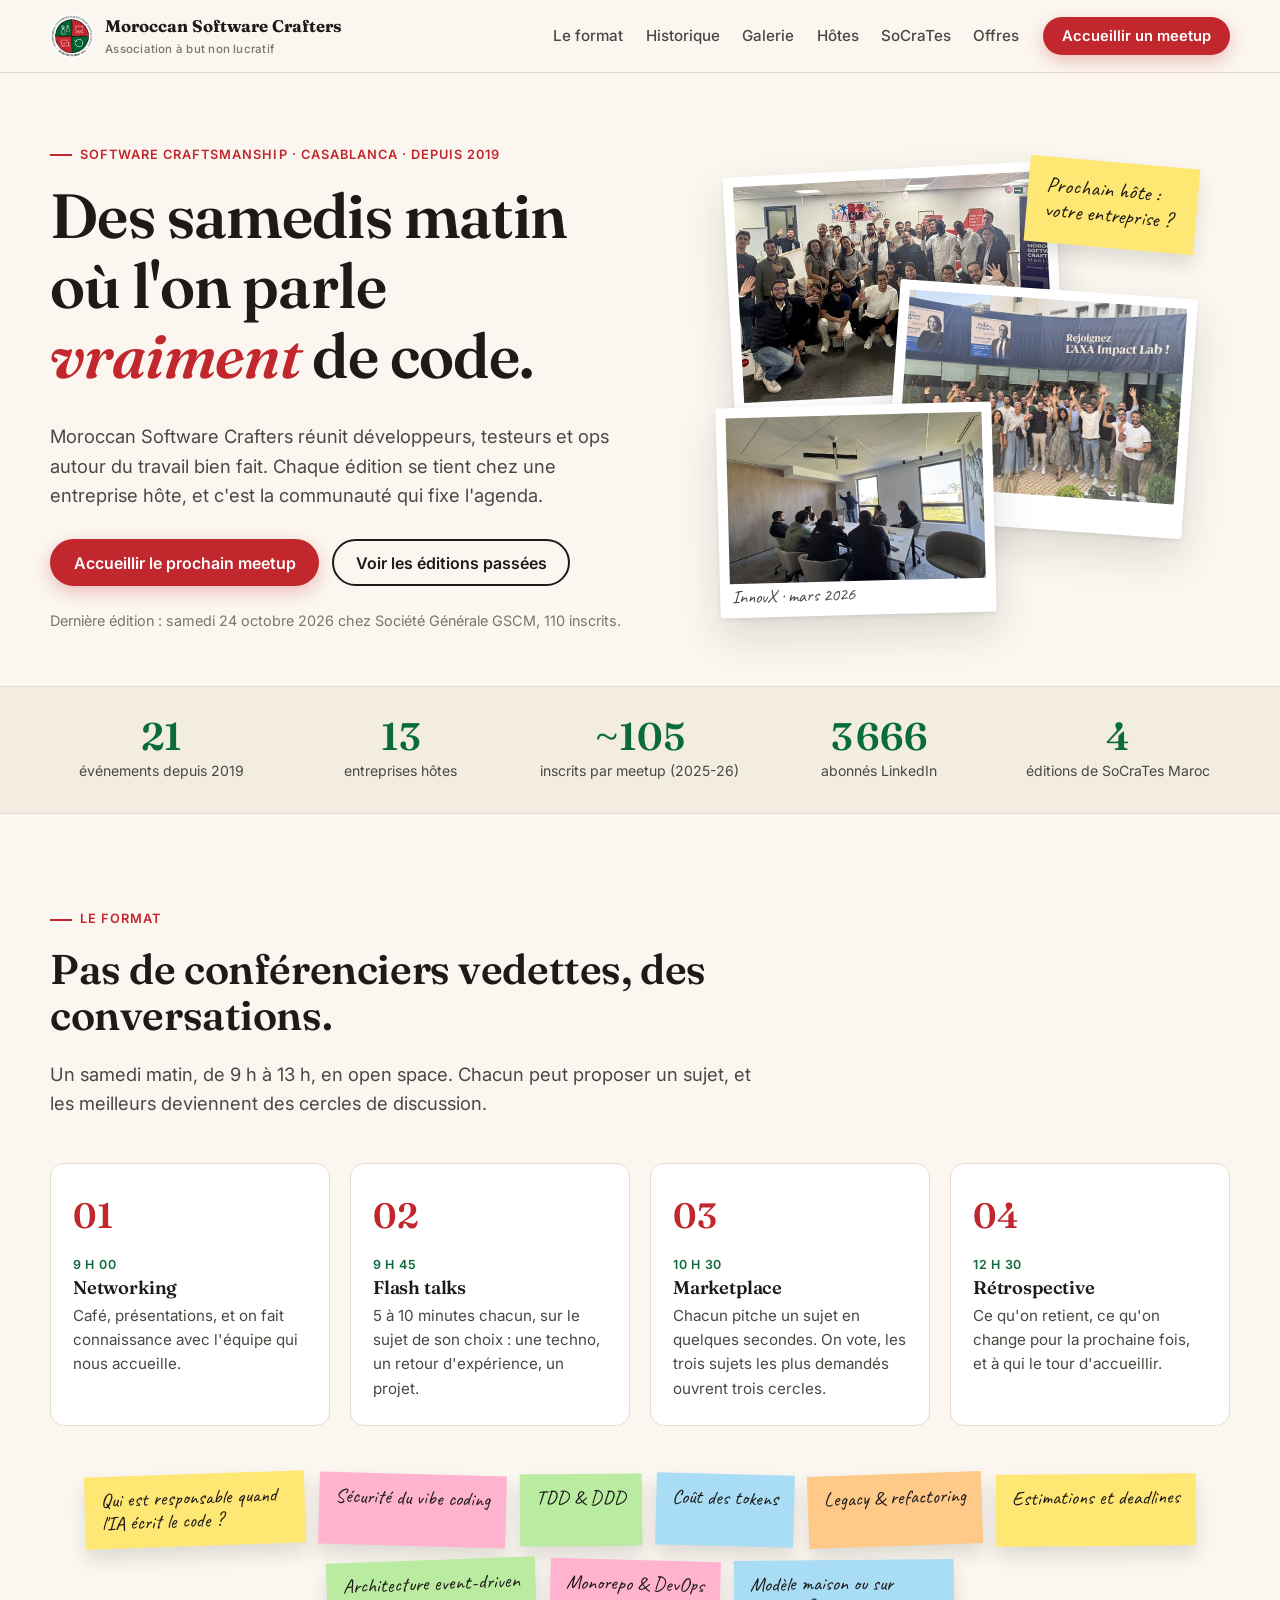
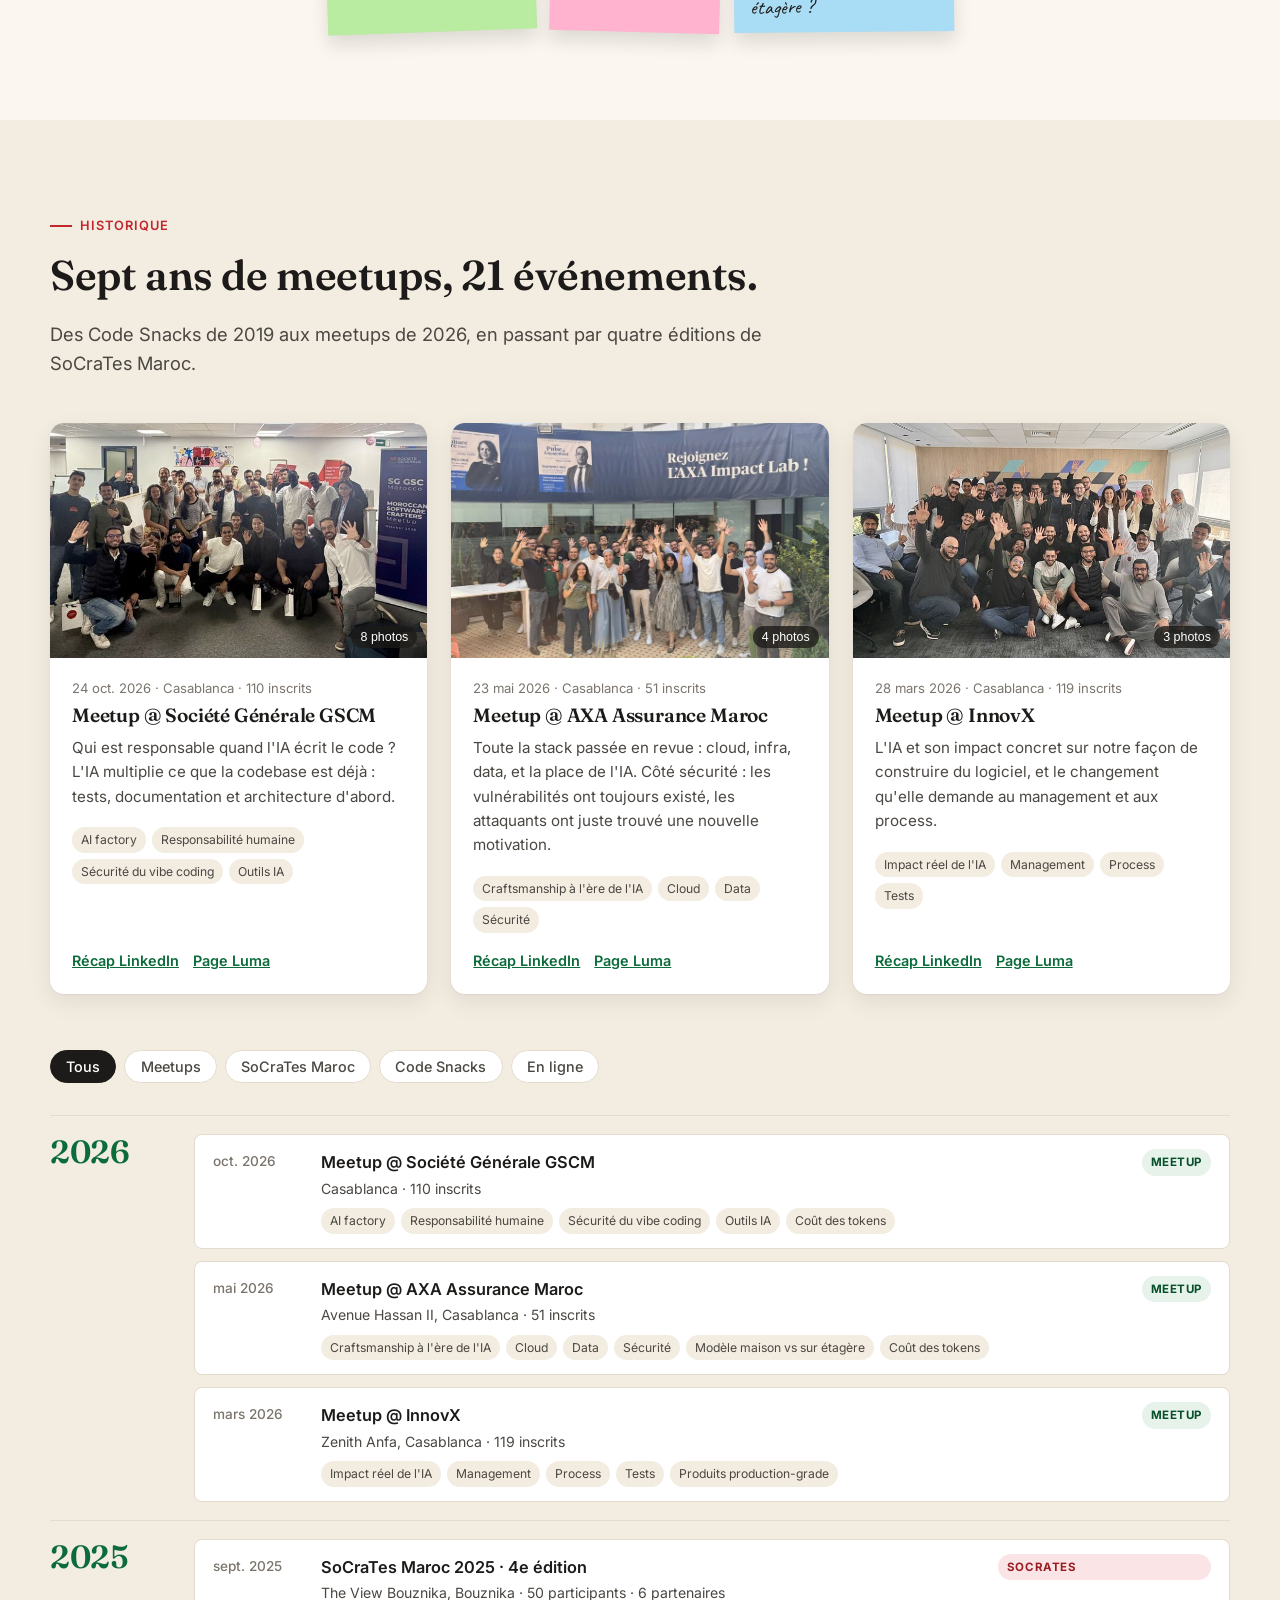
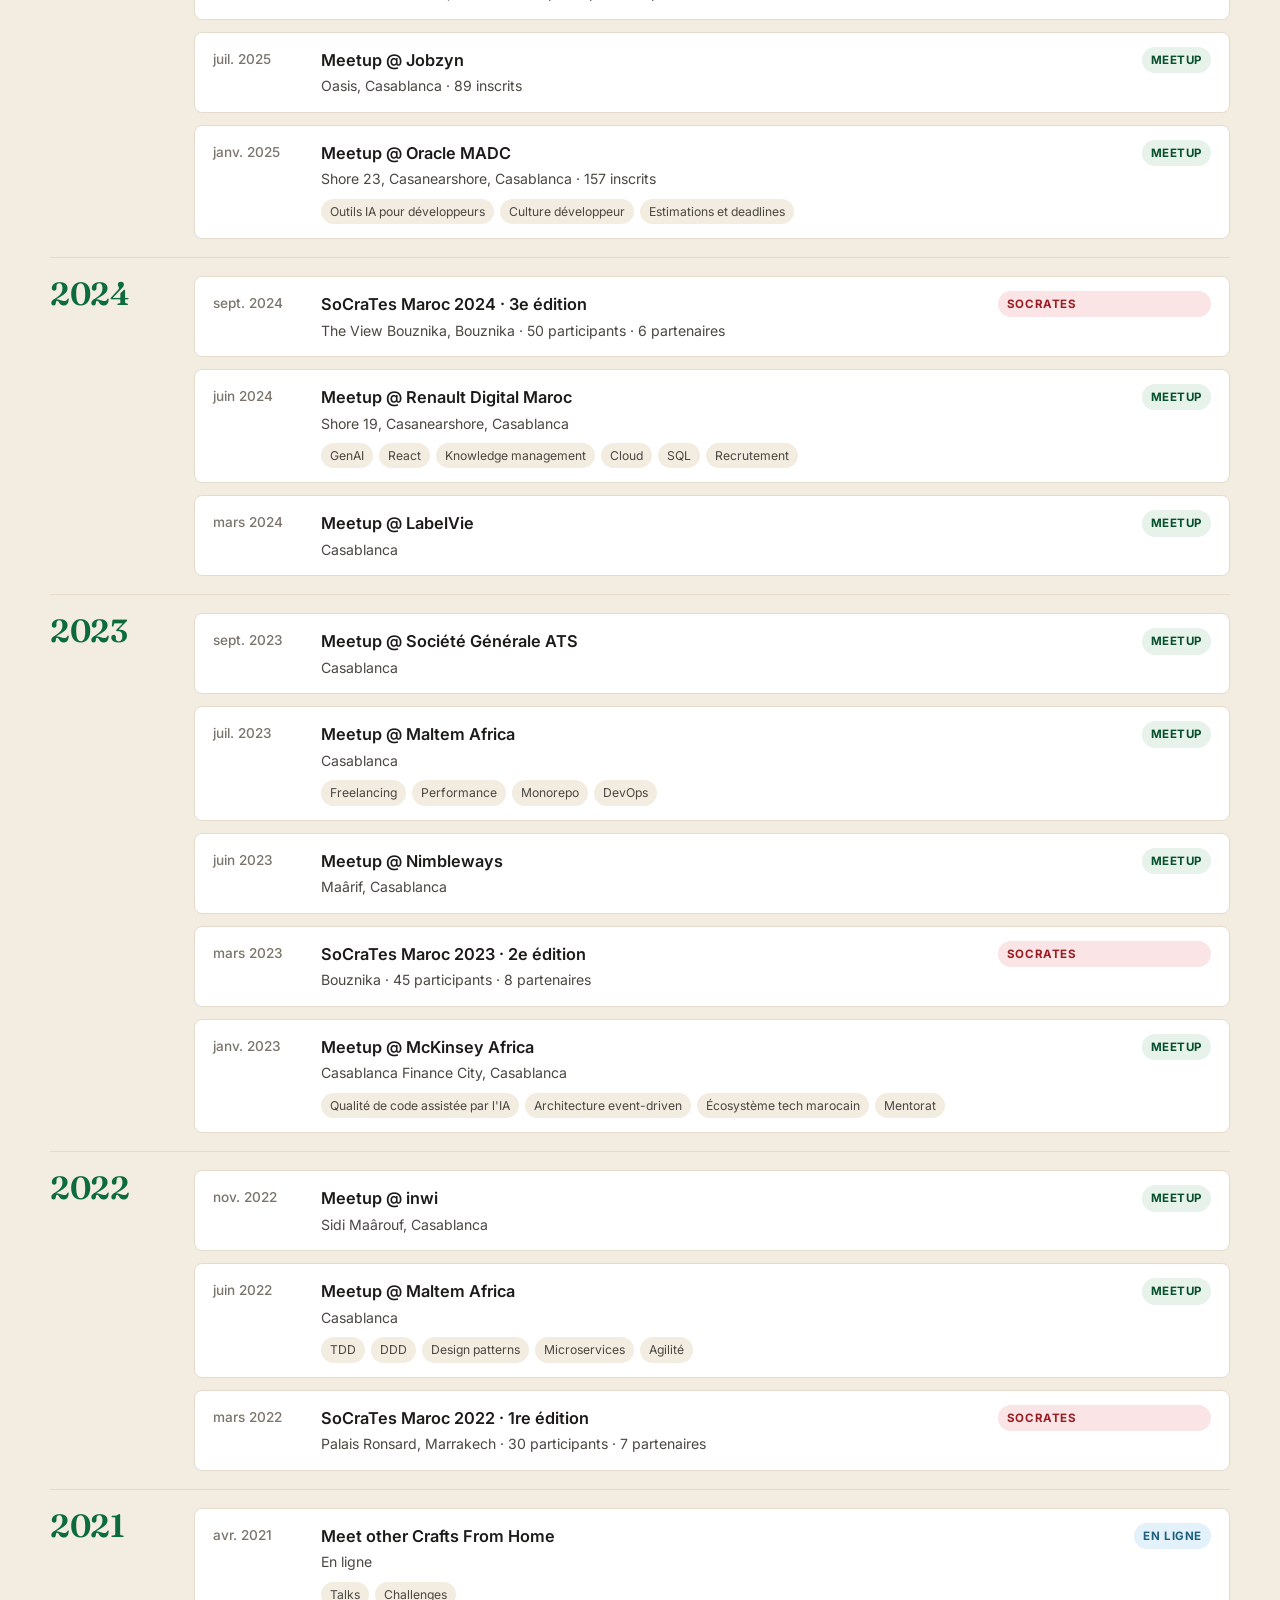
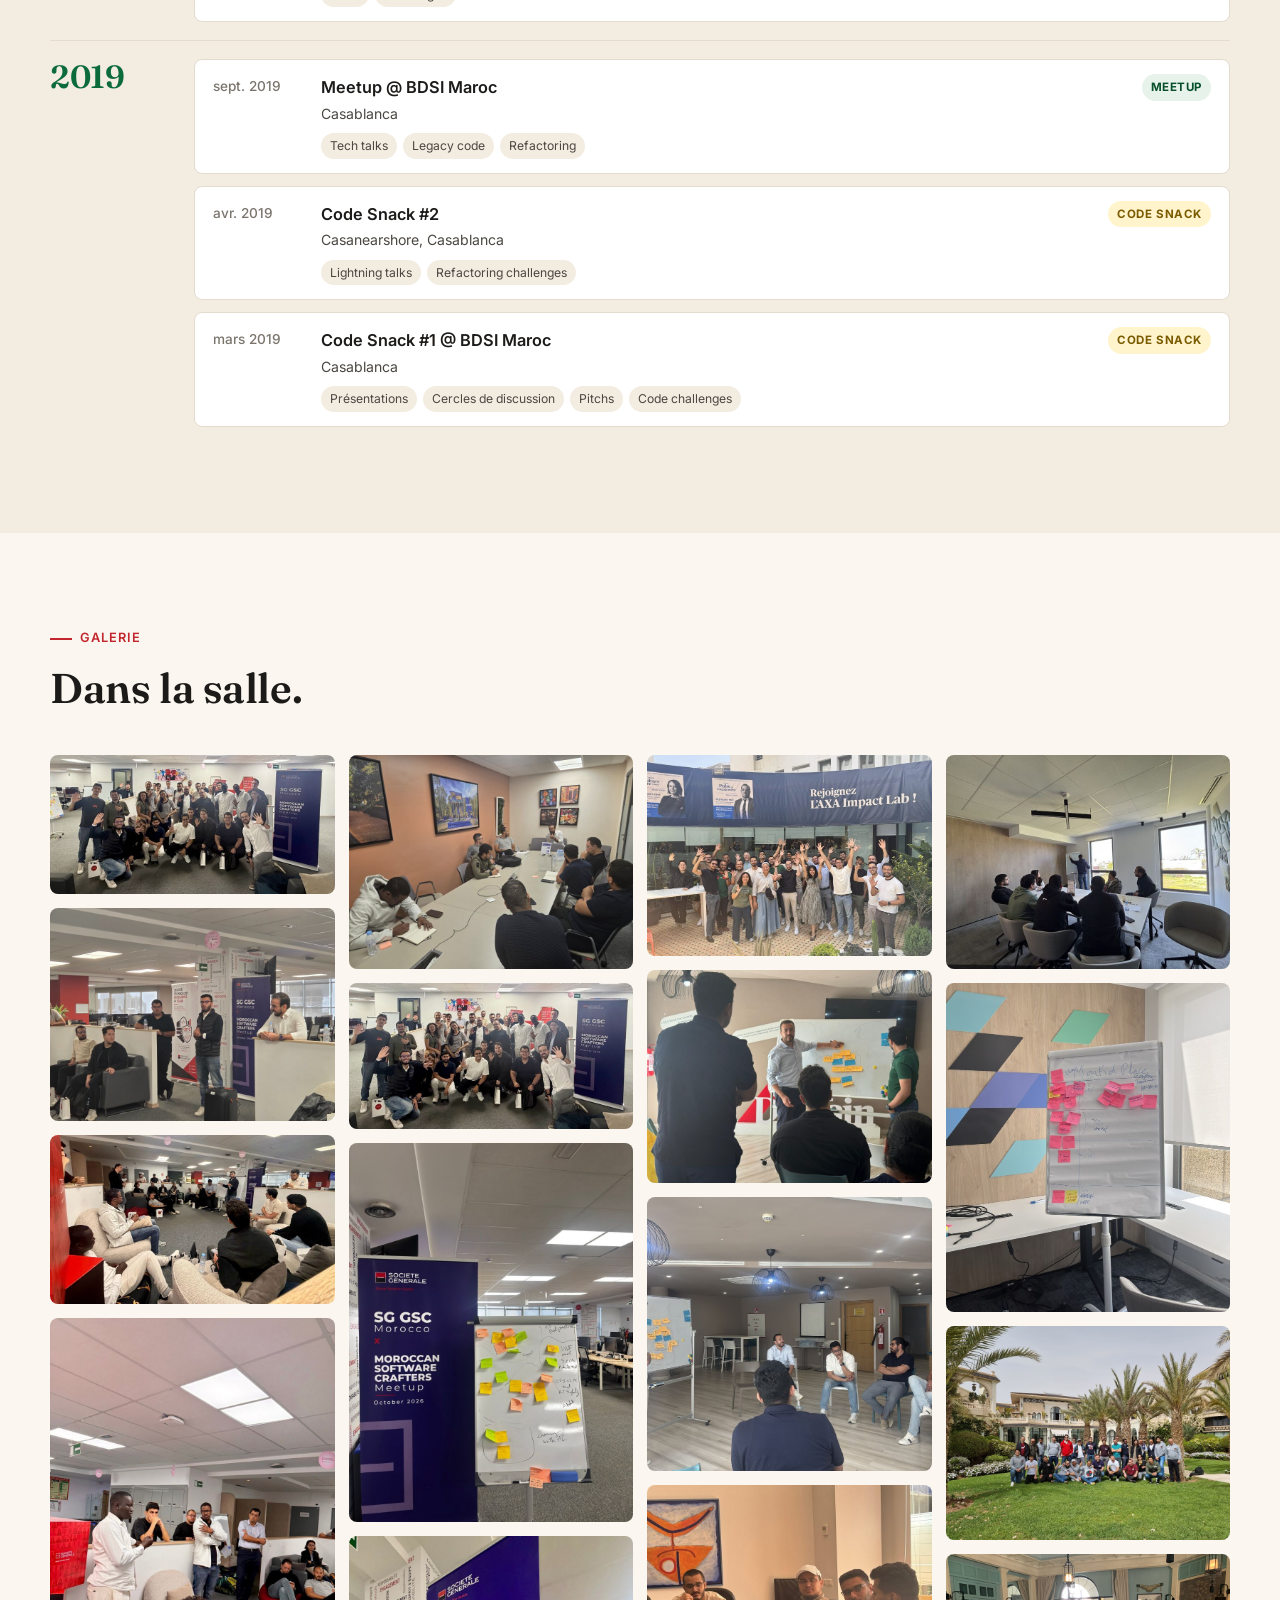
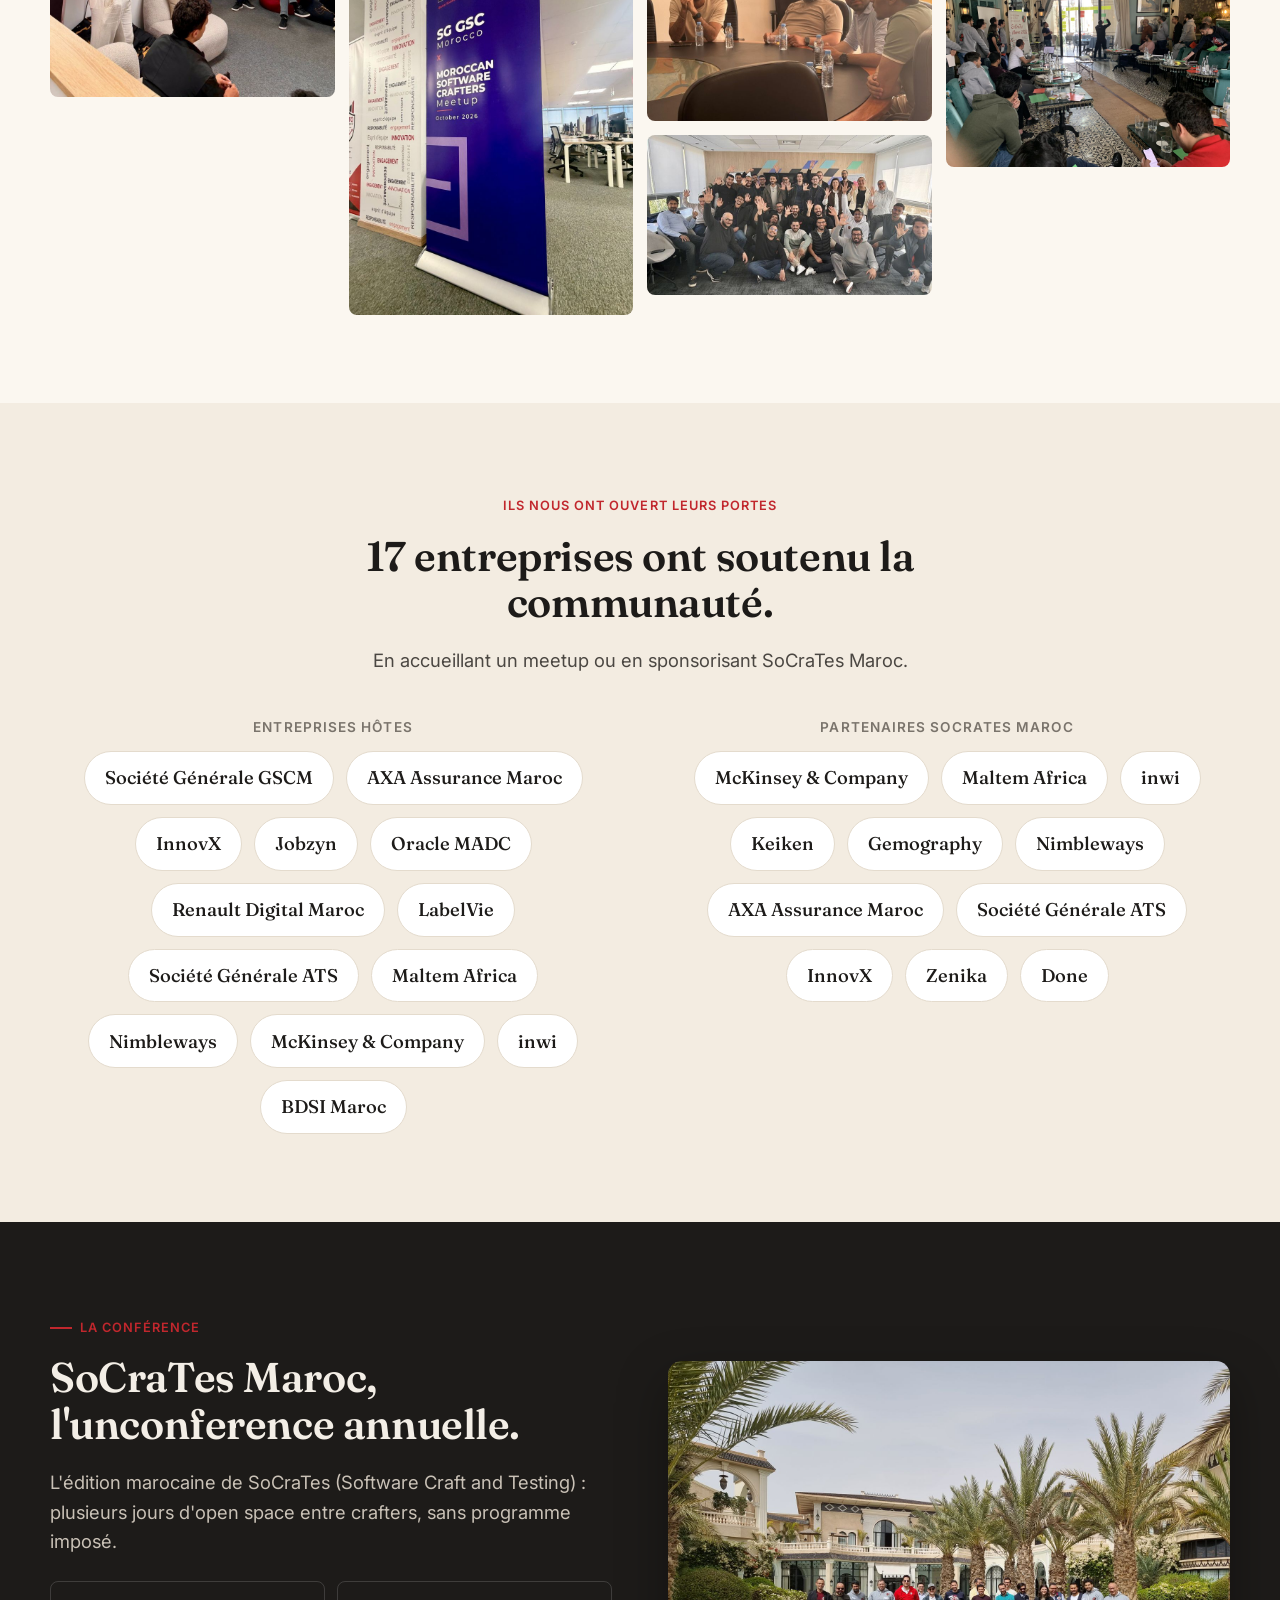
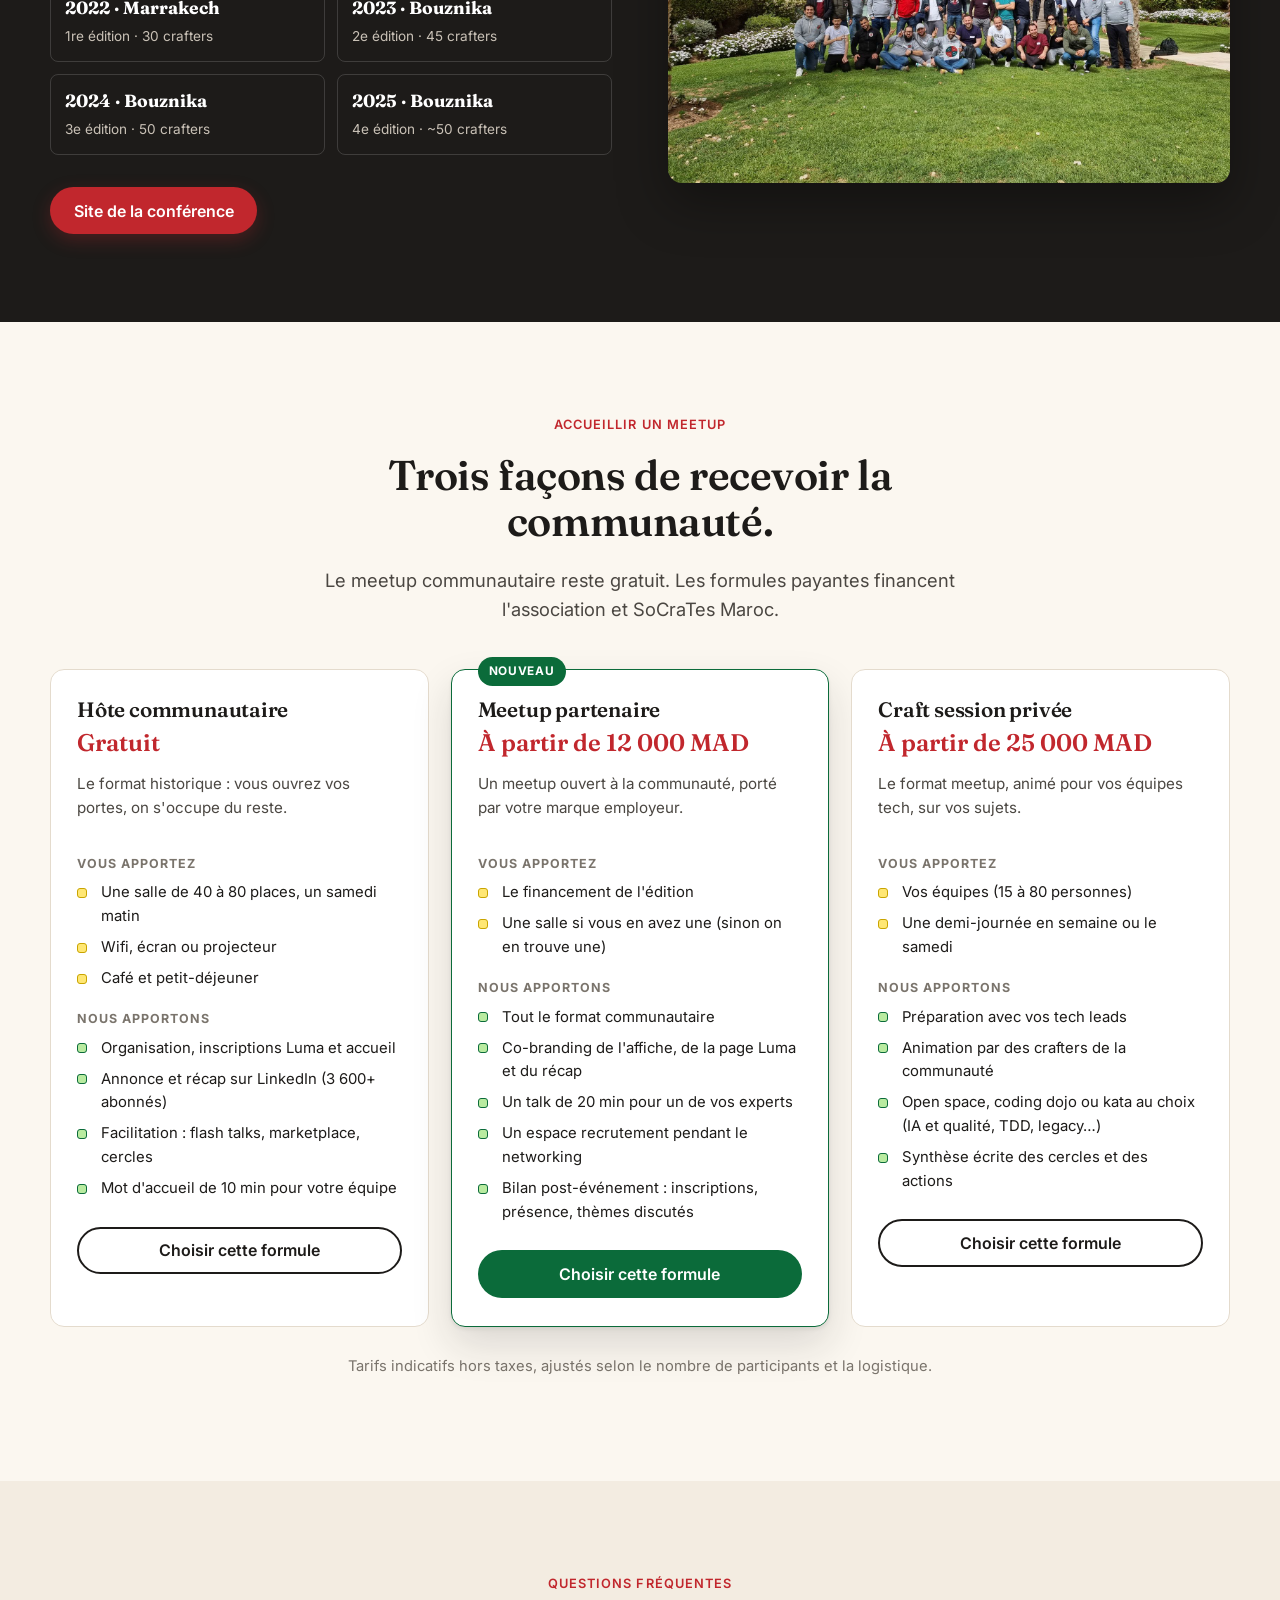
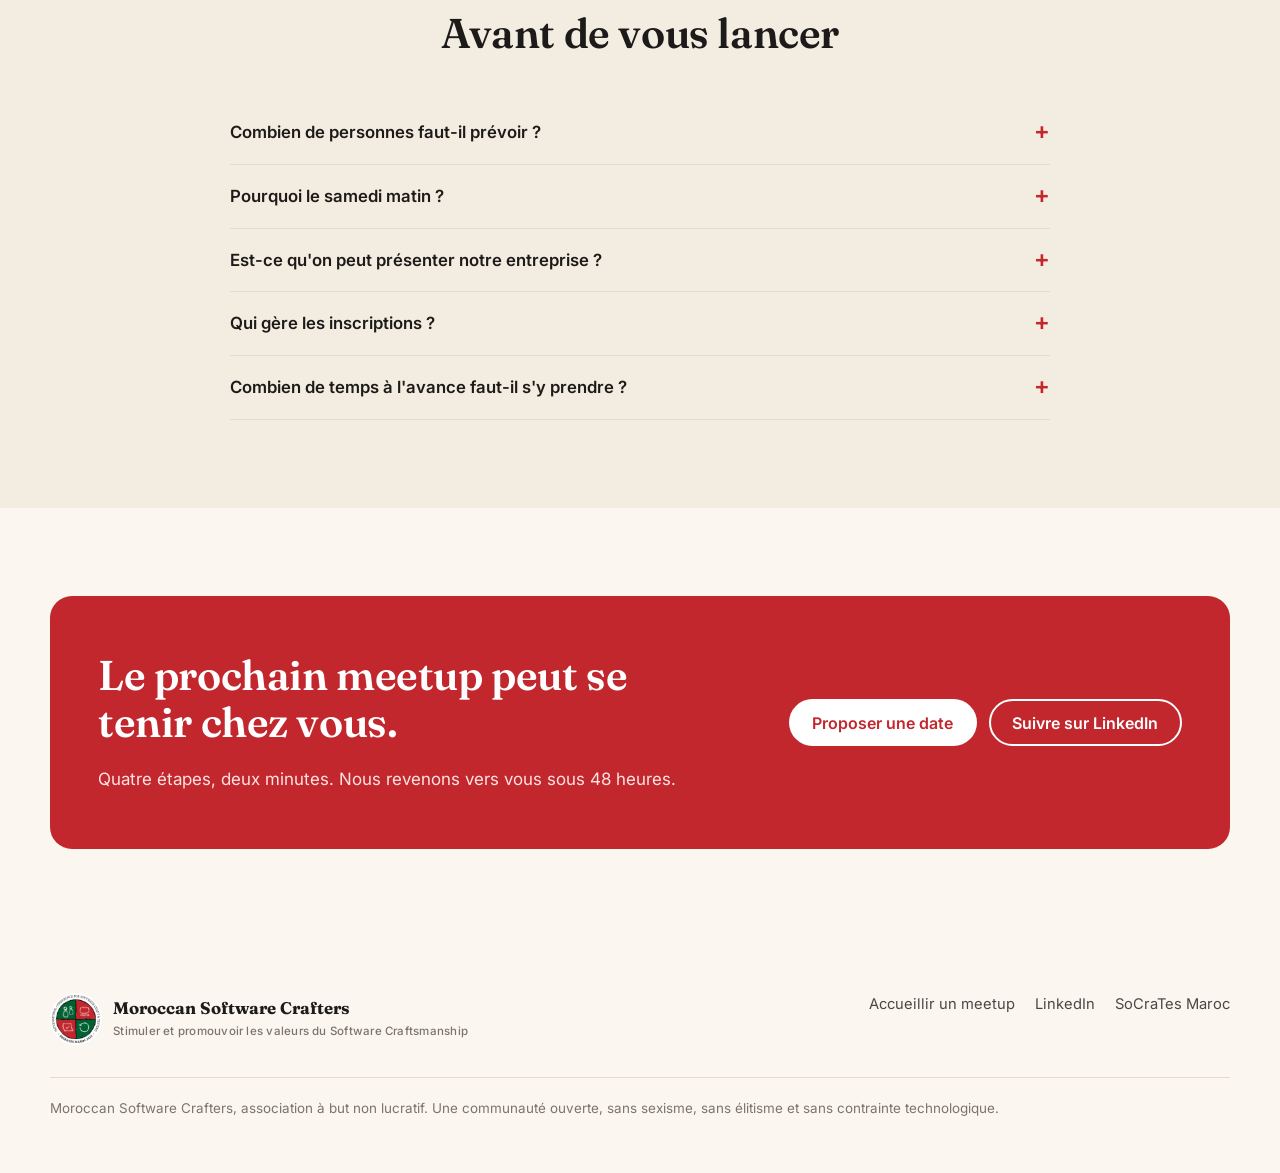
<file: index.html>
<!doctype html>
<html lang="fr">
<head>
  <meta charset="utf-8">
  <meta name="viewport" content="width=device-width, initial-scale=1">
  <title>Moroccan Software Crafters · Meetups Software Craftsmanship au Maroc</title>
  <meta name="description" content="Depuis 2019, Moroccan Software Crafters réunit développeurs, testeurs et ops un samedi matin chez une entreprise hôte à Casablanca. Découvrez les éditions passées et accueillez le prochain meetup.">
  <meta property="og:type" content="website">
  <meta property="og:title" content="Moroccan Software Crafters · Meetups Software Craftsmanship">
  <meta property="og:description" content="21 événements depuis 2019, 13 entreprises hôtes. Accueillez le prochain meetup.">
  <meta property="og:image" content="https://socrates-ma.github.io/meetups/assets/img/meetups/2026-10-sg-gscm-5.jpg">
  <meta property="og:url" content="https://socrates-ma.github.io/meetups/">
  <meta name="twitter:card" content="summary_large_image">
  <link rel="icon" type="image/png" href="assets/img/favicon.png">
  <link rel="apple-touch-icon" href="assets/img/apple-touch-icon.png">
  <link rel="preconnect" href="https://fonts.googleapis.com">
  <link rel="preconnect" href="https://fonts.gstatic.com" crossorigin>
  <link href="https://fonts.googleapis.com/css2?family=Caveat:wght@500;600&family=Fraunces:ital,opsz,wght@0,9..144,500;0,9..144,600;1,9..144,500&family=Inter:wght@400;500;600;700&display=swap" rel="stylesheet">
  <link rel="stylesheet" href="assets/css/style.css">
</head>
<body>
  <a class="skip-link" href="#main">Aller au contenu</a>

  <header class="site-header">
    <div class="wrap">
      <a class="brand" href="./">
        <img src="assets/img/logo.png" alt="" width="44" height="44">
        <span><strong>Moroccan Software Crafters</strong><small>Association à but non lucratif</small></span>
      </a>
      <button class="nav-toggle" aria-label="Ouvrir le menu" aria-expanded="false" aria-controls="nav"><span></span><span></span><span></span></button>
      <nav class="nav" id="nav" aria-label="Navigation principale">
        <a href="#format">Le format</a>
        <a href="#historique">Historique</a>
        <a href="#galerie">Galerie</a>
        <a href="#partenaires">Hôtes</a>
        <a href="#socrates">SoCraTes</a>
        <a href="#offres">Offres</a>
      </nav>
      <a class="btn btn-primary" href="accueillir.html">Accueillir un meetup</a>
    </div>
  </header>

  <main id="main">
    <section class="hero">
      <div class="wrap">
        <div>
          <p class="eyebrow">Software Craftsmanship · Casablanca · depuis 2019</p>
          <h1>Des samedis matin où l'on parle <em>vraiment</em> de code.</h1>
          <p class="lead">Moroccan Software Crafters réunit développeurs, testeurs et ops autour du travail bien fait. Chaque édition se tient chez une entreprise hôte, et c'est la communauté qui fixe l'agenda.</p>
          <div class="hero-ctas">
            <a class="btn btn-primary" href="accueillir.html">Accueillir le prochain meetup</a>
            <a class="btn btn-ghost" href="#historique">Voir les éditions passées</a>
          </div>
          <p class="hero-note">Dernière édition : samedi 24 octobre 2026 chez Société Générale GSCM, 110 inscrits.</p>
        </div>
        <div class="collage" aria-hidden="true">
          <figure class="polaroid p1"><img src="assets/img/meetups/2026-10-sg-gscm-5.jpg" alt=""><figcaption>SG GSCM · oct. 2026</figcaption></figure>
          <figure class="polaroid p2"><img src="assets/img/meetups/2026-05-axa-1.jpg" alt=""><figcaption>AXA · mai 2026</figcaption></figure>
          <figure class="polaroid p3"><img src="assets/img/meetups/2026-03-innovx-2.jpg" alt=""><figcaption>InnovX · mars 2026</figcaption></figure>
          <div class="postit">Prochain hôte : votre entreprise ?</div>
        </div>
      </div>
    </section>

    <section class="stats" aria-label="Chiffres clés">
      <div class="wrap">
        <ul id="stats"></ul>
      </div>
    </section>

    <section class="section" id="format">
      <div class="wrap">
        <div class="section-head">
          <p class="eyebrow">Le format</p>
          <h2>Pas de conférenciers vedettes, des conversations.</h2>
          <p class="lead">Un samedi matin, de 9 h à 13 h, en open space. Chacun peut proposer un sujet, et les meilleurs deviennent des cercles de discussion.</p>
        </div>
        <ol class="agenda agenda-wrap">
          <li><span class="time">9 h 00</span><h3>Networking</h3><p>Café, présentations, et on fait connaissance avec l'équipe qui nous accueille.</p></li>
          <li><span class="time">9 h 45</span><h3>Flash talks</h3><p>5 à 10 minutes chacun, sur le sujet de son choix : une techno, un retour d'expérience, un projet.</p></li>
          <li><span class="time">10 h 30</span><h3>Marketplace</h3><p>Chacun pitche un sujet en quelques secondes. On vote, les trois sujets les plus demandés ouvrent trois cercles.</p></li>
          <li><span class="time">12 h 30</span><h3>Rétrospective</h3><p>Ce qu'on retient, ce qu'on change pour la prochaine fois, et à qui le tour d'accueillir.</p></li>
        </ol>
        <div class="topic-wall" aria-label="Sujets discutés lors des dernières éditions">
          <div class="postit">Qui est responsable quand l'IA écrit le code ?</div>
          <div class="postit pink">Sécurité du vibe coding</div>
          <div class="postit green">TDD &amp; DDD</div>
          <div class="postit blue">Coût des tokens</div>
          <div class="postit orange">Legacy &amp; refactoring</div>
          <div class="postit">Estimations et deadlines</div>
          <div class="postit green">Architecture event-driven</div>
          <div class="postit pink">Monorepo &amp; DevOps</div>
          <div class="postit blue">Modèle maison ou sur étagère ?</div>
        </div>
      </div>
    </section>

    <section class="section alt" id="historique">
      <div class="wrap">
        <div class="section-head">
          <p class="eyebrow">Historique</p>
          <h2>Sept ans de meetups, 21 événements.</h2>
          <p class="lead">Des Code Snacks de 2019 aux meetups de 2026, en passant par quatre éditions de SoCraTes Maroc.</p>
        </div>
        <div class="featured" id="featured"></div>
        <div class="filters" role="group" aria-label="Filtrer les événements">
          <button class="chip" data-filter="all" aria-pressed="true">Tous</button>
          <button class="chip" data-filter="meetup" aria-pressed="false">Meetups</button>
          <button class="chip" data-filter="socrates" aria-pressed="false">SoCraTes Maroc</button>
          <button class="chip" data-filter="codesnack" aria-pressed="false">Code Snacks</button>
          <button class="chip" data-filter="online" aria-pressed="false">En ligne</button>
        </div>
        <div class="timeline" id="timeline"></div>
      </div>
    </section>

    <section class="section" id="galerie">
      <div class="wrap">
        <div class="section-head">
          <p class="eyebrow">Galerie</p>
          <h2>Dans la salle.</h2>
        </div>
        <div class="gallery" id="gallery"></div>
      </div>
    </section>

    <section class="section alt" id="partenaires">
      <div class="wrap">
        <div class="section-head center">
          <p class="eyebrow">Ils nous ont ouvert leurs portes</p>
          <h2>17 entreprises ont soutenu la communauté.</h2>
          <p class="lead" style="margin-inline:auto">En accueillant un meetup ou en sponsorisant SoCraTes Maroc.</p>
        </div>
        <div class="partners-split">
          <div><h3>Entreprises hôtes</h3><ul class="name-wall" id="hosts"></ul></div>
          <div><h3>Partenaires SoCraTes Maroc</h3><ul class="name-wall" id="sponsors"></ul></div>
        </div>
      </div>
    </section>

    <section class="section dark" id="socrates">
      <div class="wrap socrates">
        <div>
          <p class="eyebrow">La conférence</p>
          <h2>SoCraTes Maroc, l'unconference annuelle.</h2>
          <p class="lead">L'édition marocaine de SoCraTes (Software Craft and Testing) : plusieurs jours d'open space entre crafters, sans programme imposé.</p>
          <ul class="editions">
            <li><b>2022 · Marrakech</b><span>1re édition · 30 crafters</span></li>
            <li><b>2023 · Bouznika</b><span>2e édition · 45 crafters</span></li>
            <li><b>2024 · Bouznika</b><span>3e édition · 50 crafters</span></li>
            <li><b>2025 · Bouznika</b><span>4e édition · ~50 crafters</span></li>
          </ul>
          <a class="btn btn-primary" href="https://socrates-ma.github.io/" target="_blank" rel="noopener">Site de la conférence</a>
        </div>
        <img src="assets/img/meetups/2022-03-socrates-groupe.jpg" alt="Photo de groupe des participants de SoCraTes Maroc 2022 à Marrakech" loading="lazy" width="1600" height="1200">
      </div>
    </section>

    <section class="section" id="offres">
      <div class="wrap">
        <div class="section-head center">
          <p class="eyebrow">Accueillir un meetup</p>
          <h2>Trois façons de recevoir la communauté.</h2>
          <p class="lead" style="margin-inline:auto">Le meetup communautaire reste gratuit. Les formules payantes financent l'association et SoCraTes Maroc.</p>
        </div>
        <div class="offers" id="offers"></div>
        <p class="offers-note">Tarifs indicatifs hors taxes, ajustés selon le nombre de participants et la logistique.</p>
      </div>
    </section>

    <section class="section alt" id="faq">
      <div class="wrap">
        <div class="section-head center"><p class="eyebrow">Questions fréquentes</p><h2>Avant de vous lancer</h2></div>
        <div class="faq">
          <details><summary>Combien de personnes faut-il prévoir ?</summary><p>Les derniers meetups ont reçu environ 100 inscriptions chacun, pour 50 participants retenus sur place. Une salle de 40 à 80 places convient, idéalement avec un ou deux espaces annexes pour les cercles de discussion.</p></details>
          <details><summary>Pourquoi le samedi matin ?</summary><p>C'est le créneau historique de la communauté : les participants viennent de toutes les entreprises de Casablanca, et le samedi matin évite les conflits avec les agendas de la semaine. Les craft sessions privées peuvent se tenir en semaine.</p></details>
          <details><summary>Est-ce qu'on peut présenter notre entreprise ?</summary><p>Oui. L'hôte dispose d'un mot d'accueil de 10 minutes. La formule partenaire ajoute un talk de 20 minutes et un espace recrutement. Le reste de la matinée appartient à la communauté : pas de pitch commercial dans les cercles.</p></details>
          <details><summary>Qui gère les inscriptions ?</summary><p>Nous publions l'événement sur Luma, validons les inscriptions selon la capacité de votre salle et vous transmettons la liste des participants pour l'accès au bâtiment.</p></details>
          <details><summary>Combien de temps à l'avance faut-il s'y prendre ?</summary><p>Comptez 4 à 6 semaines entre le premier échange et le jour J pour laisser le temps à l'annonce de circuler.</p></details>
        </div>
      </div>
    </section>

    <section class="section">
      <div class="wrap">
        <div class="cta-band">
          <div>
            <h2>Le prochain meetup peut se tenir chez vous.</h2>
            <p>Quatre étapes, deux minutes. Nous revenons vers vous sous 48 heures.</p>
          </div>
          <div class="actions">
            <a class="btn btn-primary" href="accueillir.html">Proposer une date</a>
            <a class="btn btn-ghost" href="https://www.linkedin.com/company/moroccansoftwarecrafters/" target="_blank" rel="noopener">Suivre sur LinkedIn</a>
          </div>
        </div>
      </div>
    </section>
  </main>

  <footer class="site-footer">
    <div class="wrap">
      <a class="brand" href="./"><img src="assets/img/logo.png" alt="" width="52" height="52"><span><strong>Moroccan Software Crafters</strong><small>Stimuler et promouvoir les valeurs du Software Craftsmanship</small></span></a>
      <nav aria-label="Liens de pied de page">
        <a href="accueillir.html">Accueillir un meetup</a>
        <a href="https://www.linkedin.com/company/moroccansoftwarecrafters/" target="_blank" rel="noopener">LinkedIn</a>
        <a href="https://socrates-ma.github.io/" target="_blank" rel="noopener">SoCraTes Maroc</a>
      </nav>
      <p class="legal">Moroccan Software Crafters, association à but non lucratif. Une communauté ouverte, sans sexisme, sans élitisme et sans contrainte technologique.</p>
    </div>
  </footer>

  <div class="lightbox" id="lightbox" role="dialog" aria-modal="true" aria-label="Photo agrandie">
    <button class="lb-close" aria-label="Fermer">×</button>
    <button class="lb-prev" aria-label="Photo précédente">‹</button>
    <figure><img alt=""><figcaption></figcaption></figure>
    <button class="lb-next" aria-label="Photo suivante">›</button>
  </div>

  <script src="assets/js/config.js"></script>
  <script src="assets/js/data.js"></script>
  <script src="assets/js/main.js"></script>
</body>
</html>
</file>
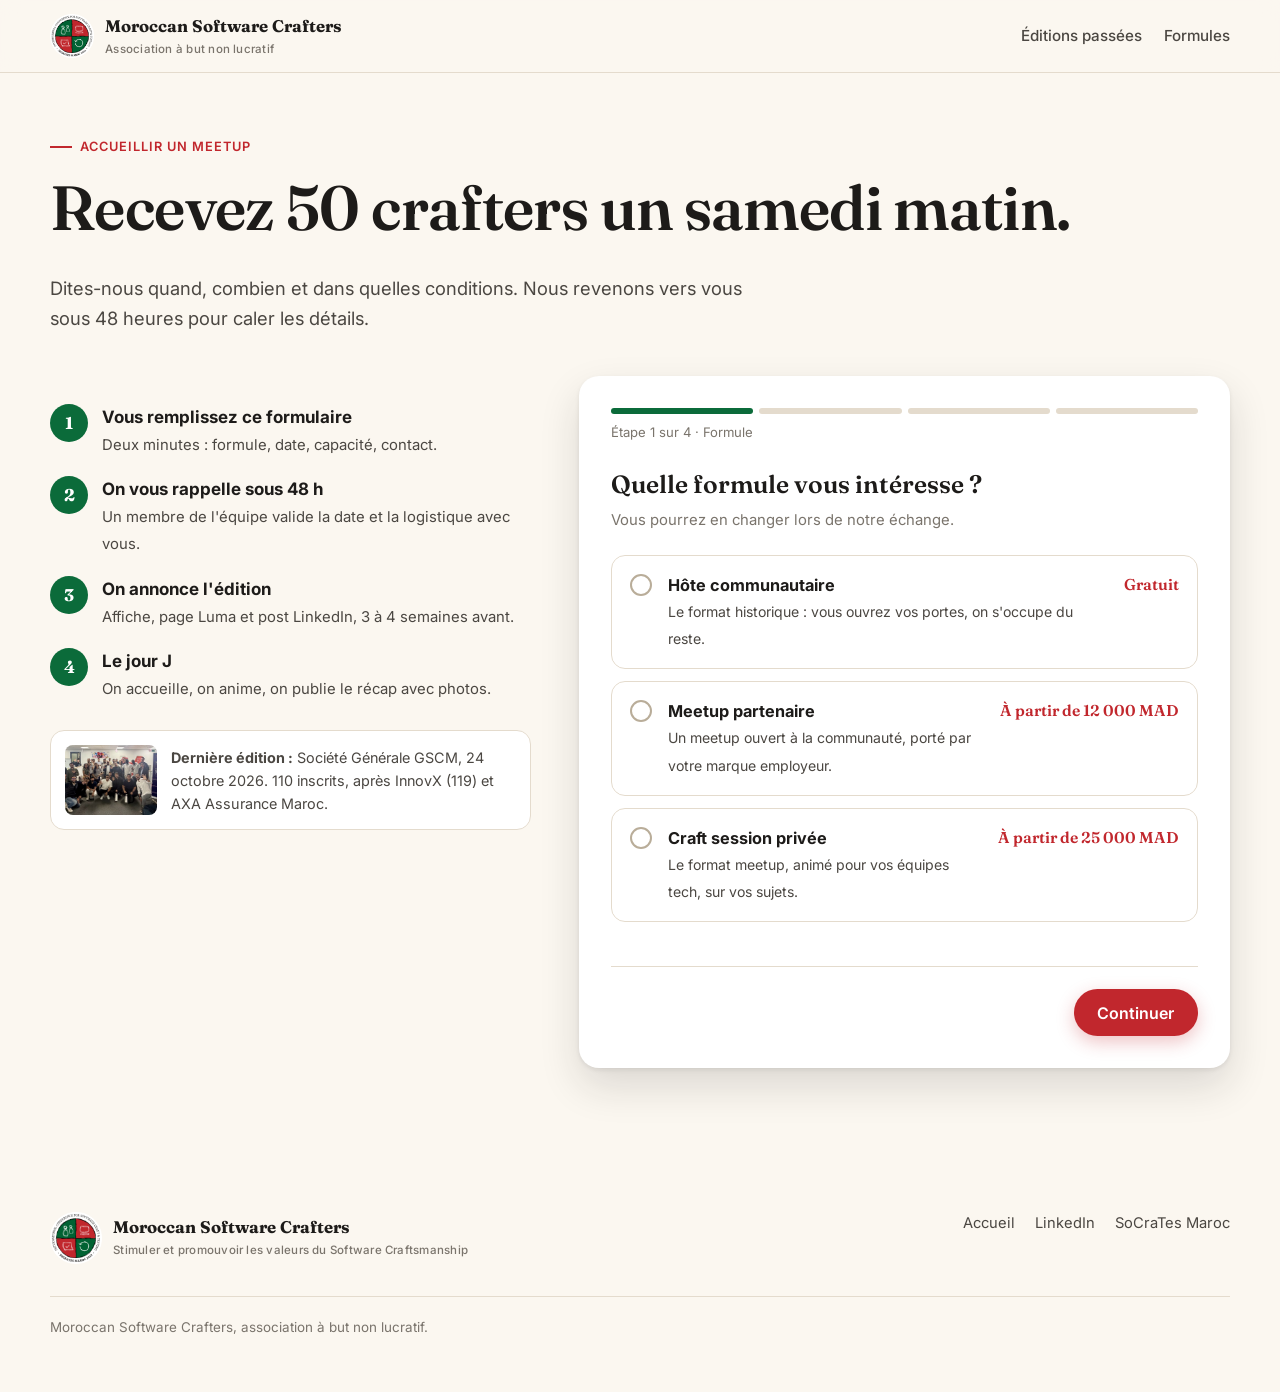
<file: accueillir.html>
<!doctype html>
<html lang="fr">
<head>
  <meta charset="utf-8">
  <meta name="viewport" content="width=device-width, initial-scale=1">
  <title>Accueillir un meetup · Moroccan Software Crafters</title>
  <meta name="description" content="Votre entreprise souhaite accueillir un meetup Moroccan Software Crafters ? Choisissez une formule, proposez une date et nous revenons vers vous sous 48 heures.">
  <meta property="og:title" content="Accueillir un meetup Moroccan Software Crafters">
  <meta property="og:description" content="Gratuit ou en formule partenaire : recevez la communauté Software Craftsmanship dans vos locaux.">
  <meta property="og:image" content="https://socrates-ma.github.io/meetups/assets/img/meetups/2026-05-axa-1.jpg">
  <meta property="og:url" content="https://socrates-ma.github.io/meetups/accueillir.html">
  <link rel="icon" type="image/png" href="assets/img/favicon.png">
  <link rel="apple-touch-icon" href="assets/img/apple-touch-icon.png">
  <link rel="preconnect" href="https://fonts.googleapis.com">
  <link rel="preconnect" href="https://fonts.gstatic.com" crossorigin>
  <link href="https://fonts.googleapis.com/css2?family=Caveat:wght@500;600&family=Fraunces:ital,opsz,wght@0,9..144,500;0,9..144,600;1,9..144,500&family=Inter:wght@400;500;600;700&display=swap" rel="stylesheet">
  <link rel="stylesheet" href="assets/css/style.css">
</head>
<body>
  <a class="skip-link" href="#funnel">Aller au formulaire</a>

  <header class="site-header">
    <div class="wrap">
      <a class="brand" href="./">
        <img src="assets/img/logo.png" alt="" width="44" height="44">
        <span><strong>Moroccan Software Crafters</strong><small>Association à but non lucratif</small></span>
      </a>
      <nav class="nav-simple" aria-label="Navigation principale">
        <a href="./#historique">Éditions passées</a>
        <a href="./#offres">Formules</a>
      </nav>
    </div>
  </header>

  <main>
    <section class="host-hero">
      <div class="wrap">
        <p class="eyebrow">Accueillir un meetup</p>
        <h1>Recevez 50 crafters un samedi matin.</h1>
        <p class="lead">Dites-nous quand, combien et dans quelles conditions. Nous revenons vers vous sous 48 heures pour caler les détails.</p>
      </div>
    </section>

    <div class="wrap host-layout">
      <aside class="host-aside">
        <ol class="steps">
          <li><b>1</b><div><strong>Vous remplissez ce formulaire</strong><span>Deux minutes : formule, date, capacité, contact.</span></div></li>
          <li><b>2</b><div><strong>On vous rappelle sous 48 h</strong><span>Un membre de l'équipe valide la date et la logistique avec vous.</span></div></li>
          <li><b>3</b><div><strong>On annonce l'édition</strong><span>Affiche, page Luma et post LinkedIn, 3 à 4 semaines avant.</span></div></li>
          <li><b>4</b><div><strong>Le jour J</strong><span>On accueille, on anime, on publie le récap avec photos.</span></div></li>
        </ol>
        <div class="proof">
          <img src="assets/img/meetups/2026-10-sg-gscm-5.jpg" alt="Participants du meetup chez Société Générale GSCM" loading="lazy">
          <p><strong>Dernière édition :</strong> Société Générale GSCM, 24 octobre 2026. 110 inscrits, après InnovX (119) et AXA Assurance Maroc.</p>
        </div>
      </aside>

      <div class="funnel" id="funnel">
        <form id="host-form" novalidate>
          <div class="progress" aria-hidden="true"><span></span><span></span><span></span><span></span></div>
          <p class="progress-label" id="progress-label" aria-live="polite"></p>

          <!-- Étape 1 : formule -->
          <fieldset class="step" data-step="1">
            <legend>Quelle formule vous intéresse ?</legend>
            <p class="hint">Vous pourrez en changer lors de notre échange.</p>
            <div class="choice-cards" id="offer-choices"></div>
            <div class="field" data-name="formule"><p class="error">Choisissez une formule pour continuer.</p></div>
          </fieldset>

          <!-- Étape 2 : l'événement -->
          <fieldset class="step" data-step="2" hidden>
            <legend>L'événement</legend>
            <p class="hint">Les meetups communautaires ont lieu le samedi de 9 h à 13 h.</p>
            <div class="row">
              <div class="field">
                <label for="date">Date souhaitée</label>
                <input type="date" id="date" name="date" required>
                <p class="help" id="date-help"></p>
                <p class="error">Indiquez une date à venir.</p>
              </div>
              <div class="field">
                <label for="date_alt">Date alternative <span class="opt">(facultatif)</span></label>
                <input type="date" id="date_alt" name="date_alt">
              </div>
            </div>
            <div class="field">
              <span class="label" id="attendees-label">Nombre de crafters attendus</span>
              <div class="pills" role="radiogroup" aria-labelledby="attendees-label">
                <label class="pill"><input type="radio" name="participants" value="20-40" required><span>20 à 40</span></label>
                <label class="pill"><input type="radio" name="participants" value="40-60"><span>40 à 60</span></label>
                <label class="pill"><input type="radio" name="participants" value="60-80"><span>60 à 80</span></label>
                <label class="pill"><input type="radio" name="participants" value="80+"><span>Plus de 80</span></label>
              </div>
              <p class="error">Indiquez une fourchette.</p>
            </div>
            <div class="row">
              <div class="field">
                <label for="ville">Ville</label>
                <select id="ville" name="ville" required>
                  <option value="Casablanca">Casablanca</option>
                  <option value="Rabat">Rabat</option>
                  <option value="Marrakech">Marrakech</option>
                  <option value="Tanger">Tanger</option>
                  <option value="Autre">Autre</option>
                </select>
              </div>
              <div class="field">
                <label for="capacite">Capacité de la salle <span class="opt">(places)</span></label>
                <input type="number" id="capacite" name="capacite" min="10" max="1000" inputmode="numeric" placeholder="ex. 60">
                <p class="error">Entre 10 et 1000 places.</p>
              </div>
            </div>
            <div class="field">
              <span class="label" id="equip-label">Sur place <span class="opt">(cochez ce qui est disponible)</span></span>
              <div class="pills" role="group" aria-labelledby="equip-label">
                <label class="pill"><input type="checkbox" name="equipements" value="Salle plénière"><span>Salle plénière</span></label>
                <label class="pill"><input type="checkbox" name="equipements" value="Salles pour les cercles"><span>Salles pour les cercles</span></label>
                <label class="pill"><input type="checkbox" name="equipements" value="Écran ou projecteur"><span>Écran ou projecteur</span></label>
                <label class="pill"><input type="checkbox" name="equipements" value="Wifi invités"><span>Wifi invités</span></label>
                <label class="pill"><input type="checkbox" name="equipements" value="Café et petit-déjeuner"><span>Café et petit-déjeuner</span></label>
                <label class="pill"><input type="checkbox" name="equipements" value="Parking"><span>Parking</span></label>
              </div>
            </div>
            <div class="field">
              <label for="sujets">Sujets que vos équipes aimeraient aborder <span class="opt">(facultatif)</span></label>
              <textarea id="sujets" name="sujets" placeholder="ex. IA et qualité du code, migration d'un legacy, pratiques de test…"></textarea>
            </div>
          </fieldset>

          <!-- Étape 3 : entreprise -->
          <fieldset class="step" data-step="3" hidden>
            <legend>Votre entreprise</legend>
            <p class="hint">Pour préparer l'annonce et l'accès au bâtiment.</p>
            <div class="field">
              <label for="entreprise">Nom de l'entreprise</label>
              <input type="text" id="entreprise" name="entreprise" autocomplete="organization" required>
              <p class="error">Indiquez le nom de l'entreprise.</p>
            </div>
            <div class="row">
              <div class="field">
                <label for="secteur">Secteur</label>
                <select id="secteur" name="secteur">
                  <option value="">Choisir…</option>
                  <option>Banque et assurance</option>
                  <option>ESN et conseil</option>
                  <option>Éditeur et startup</option>
                  <option>Télécoms</option>
                  <option>Industrie et distribution</option>
                  <option>Secteur public</option>
                  <option>Autre</option>
                </select>
              </div>
              <div class="field">
                <label for="taille">Taille de l'équipe tech</label>
                <select id="taille" name="taille">
                  <option value="">Choisir…</option>
                  <option>Moins de 20</option>
                  <option>20 à 100</option>
                  <option>100 à 500</option>
                  <option>Plus de 500</option>
                </select>
              </div>
            </div>
            <div class="row">
              <div class="field">
                <label for="site">Site web <span class="opt">(facultatif)</span></label>
                <input type="url" id="site" name="site" placeholder="https://" autocomplete="url">
                <p class="error">Adresse invalide (elle doit commencer par https://).</p>
              </div>
              <div class="field">
                <label for="adresse">Quartier ou adresse <span class="opt">(facultatif)</span></label>
                <input type="text" id="adresse" name="adresse" placeholder="ex. Casanearshore, Anfa…" autocomplete="street-address">
              </div>
            </div>
          </fieldset>

          <!-- Étape 4 : contact -->
          <fieldset class="step" data-step="4" hidden>
            <legend>Comment vous joindre ?</legend>
            <p class="hint">Nous utilisons ces informations uniquement pour vous recontacter au sujet de ce meetup.</p>
            <div class="row">
              <div class="field">
                <label for="nom">Prénom et nom</label>
                <input type="text" id="nom" name="nom" autocomplete="name" required>
                <p class="error">Indiquez votre nom.</p>
              </div>
              <div class="field">
                <label for="fonction">Fonction <span class="opt">(facultatif)</span></label>
                <input type="text" id="fonction" name="fonction" placeholder="ex. CTO, Engineering Manager, RH…" autocomplete="organization-title">
              </div>
            </div>
            <div class="row">
              <div class="field">
                <label for="email">E-mail professionnel</label>
                <input type="email" id="email" name="email" autocomplete="email" required>
                <p class="error">Adresse e-mail invalide.</p>
              </div>
              <div class="field">
                <label for="telephone">Téléphone</label>
                <input type="tel" id="telephone" name="telephone" autocomplete="tel" placeholder="+212 6 12 34 56 78" required>
                <p class="error">Numéro invalide (ex. +212 6 12 34 56 78 ou 06 12 34 56 78).</p>
              </div>
            </div>
            <div class="field">
              <span class="label" id="pref-label">Vous préférez être recontacté par</span>
              <div class="pills" role="radiogroup" aria-labelledby="pref-label">
                <label class="pill"><input type="radio" name="preference" value="E-mail" checked><span>E-mail</span></label>
                <label class="pill"><input type="radio" name="preference" value="Téléphone"><span>Téléphone</span></label>
                <label class="pill"><input type="radio" name="preference" value="WhatsApp"><span>WhatsApp</span></label>
              </div>
            </div>
            <div class="field">
              <label for="message">Un mot de plus ? <span class="opt">(facultatif)</span></label>
              <textarea id="message" name="message"></textarea>
            </div>
            <div class="field">
              <label class="consent">
                <input type="checkbox" id="consent" name="consent" required>
                <span>J'accepte que Moroccan Software Crafters conserve ces informations pour me recontacter au sujet de l'organisation d'un meetup (loi 09-08). Elles ne sont ni cédées ni utilisées à d'autres fins.</span>
              </label>
              <p class="error">Votre accord est nécessaire pour envoyer la demande.</p>
            </div>
            <div class="hp" aria-hidden="true">
              <label for="website_hp">Ne pas remplir</label>
              <input type="text" id="website_hp" name="website_hp" tabindex="-1" autocomplete="off">
            </div>
            <div class="recap" id="recap"></div>
          </fieldset>

          <div class="form-alert" id="form-alert" role="alert"></div>

          <div class="funnel-nav">
            <button type="button" class="btn btn-ghost" id="prev">Retour</button>
            <button type="button" class="btn btn-primary" id="next">Continuer</button>
          </div>
        </form>

        <div class="success" id="success" hidden tabindex="-1">
          <div class="postit green">Merci ! On vous rappelle vite.</div>
          <h2>Demande bien reçue.</h2>
          <p id="success-text">Un membre de l'équipe vous recontacte sous 48 heures pour valider la date et la logistique.</p>
          <p><a class="btn btn-ghost" href="./#historique">Revoir les éditions passées</a></p>
        </div>
      </div>
    </div>
  </main>

  <footer class="site-footer">
    <div class="wrap">
      <a class="brand" href="./"><img src="assets/img/logo.png" alt="" width="52" height="52"><span><strong>Moroccan Software Crafters</strong><small>Stimuler et promouvoir les valeurs du Software Craftsmanship</small></span></a>
      <nav aria-label="Liens de pied de page">
        <a href="./">Accueil</a>
        <a href="https://www.linkedin.com/company/moroccansoftwarecrafters/" target="_blank" rel="noopener">LinkedIn</a>
        <a href="https://socrates-ma.github.io/" target="_blank" rel="noopener">SoCraTes Maroc</a>
      </nav>
      <p class="legal">Moroccan Software Crafters, association à but non lucratif.</p>
    </div>
  </footer>

  <script src="assets/js/config.js"></script>
  <script src="assets/js/funnel.js"></script>
</body>
</html>
</file>
<file: assets/css/style.css>
/* Moroccan Software Crafters, feuille de style unique du site */

:root {
  --red: #c1272d;
  --red-dark: #9b1c22;
  --green: #0b6b3a;
  --green-dark: #07502b;
  --ink: #1d1b19;
  --ink-soft: #4b4742;
  --muted: #7a746c;
  --paper: #fbf7f0;
  --paper-2: #f3ece1;
  --card: #ffffff;
  --line: #e4dbcd;
  --postit-yellow: #ffe774;
  --postit-pink: #ffb3cf;
  --postit-green: #b9eba0;
  --postit-blue: #a9dcf5;
  --postit-orange: #ffc98a;

  --font-display: "Fraunces", Georgia, serif;
  --font-body: "Inter", system-ui, -apple-system, "Segoe UI", sans-serif;
  --font-hand: "Caveat", "Comic Sans MS", cursive;

  --radius: 14px;
  --radius-sm: 8px;
  --shadow: 0 1px 2px rgba(29, 27, 25, .06), 0 8px 24px rgba(29, 27, 25, .08);
  --shadow-lift: 0 2px 4px rgba(29, 27, 25, .08), 0 18px 40px rgba(29, 27, 25, .14);
  --wrap: 1180px;
}

*, *::before, *::after { box-sizing: border-box; }

html { scroll-behavior: smooth; scroll-padding-top: 84px; }
@media (prefers-reduced-motion: reduce) { html { scroll-behavior: auto; } }

body {
  margin: 0;
  font-family: var(--font-body);
  font-size: 17px;
  line-height: 1.6;
  color: var(--ink);
  background: var(--paper);
  -webkit-font-smoothing: antialiased;
}

img { max-width: 100%; height: auto; display: block; }
a { color: var(--green); }
a:hover { color: var(--green-dark); }

h1, h2, h3 { font-family: var(--font-display); font-weight: 600; line-height: 1.12; margin: 0 0 .5em; letter-spacing: -.01em; }
h1 { font-size: clamp(2.3rem, 5vw, 3.9rem); }
h2 { font-size: clamp(1.8rem, 3.4vw, 2.6rem); }
h3 { font-size: 1.3rem; }
p { margin: 0 0 1em; }

.wrap { width: min(var(--wrap), 100% - 32px); margin-inline: auto; }

.eyebrow {
  display: inline-flex; align-items: center; gap: .5rem;
  font-size: .8rem; font-weight: 600; letter-spacing: .08em; text-transform: uppercase;
  color: var(--red);
  margin-bottom: 1rem;
}
.eyebrow::before { content: ""; width: 22px; height: 2px; background: currentColor; }

.lead { font-size: 1.15rem; color: var(--ink-soft); max-width: 60ch; }

.skip-link { position: absolute; left: -999px; top: 8px; background: var(--ink); color: #fff; padding: 8px 14px; border-radius: 6px; z-index: 100; }
.skip-link:focus { left: 8px; }

:focus-visible { outline: 3px solid var(--green); outline-offset: 2px; border-radius: 4px; }

/* Boutons */
.btn {
  display: inline-flex; align-items: center; justify-content: center; gap: .5rem;
  padding: .85rem 1.35rem; border-radius: 999px; border: 2px solid transparent;
  font: 600 1rem/1 var(--font-body); text-decoration: none; cursor: pointer;
  transition: transform .15s ease, background-color .15s ease, box-shadow .15s ease;
}
.btn:hover { transform: translateY(-1px); }
.btn-primary { background: var(--red); color: #fff; box-shadow: 0 6px 18px rgba(193, 39, 45, .28); }
.btn-primary:hover { background: var(--red-dark); color: #fff; }
.btn-ghost { background: transparent; color: var(--ink); border-color: var(--ink); }
.btn-ghost:hover { background: var(--ink); color: #fff; }
.btn-green { background: var(--green); color: #fff; }
.btn-green:hover { background: var(--green-dark); color: #fff; }
.btn[disabled] { opacity: .55; cursor: not-allowed; transform: none; }

/* En-tête */
.site-header {
  position: sticky; top: 0; z-index: 50;
  background: rgba(251, 247, 240, .9);
  backdrop-filter: saturate(1.4) blur(10px);
  border-bottom: 1px solid var(--line);
}
.site-header .wrap { display: flex; align-items: center; gap: 1.5rem; height: 72px; }
.brand { display: flex; align-items: center; gap: .7rem; text-decoration: none; color: var(--ink); }
.brand img { width: 44px; height: 44px; }
.brand strong { font-family: var(--font-display); font-size: 1.05rem; line-height: 1.1; }
.brand small { display: block; font-size: .72rem; color: var(--muted); font-weight: 500; letter-spacing: .02em; }
.nav { display: flex; gap: 1.4rem; margin-left: auto; }
.nav a { color: var(--ink-soft); text-decoration: none; font-weight: 500; font-size: .95rem; }
.nav a:hover { color: var(--red); }
.site-header .btn { padding: .6rem 1.05rem; font-size: .92rem; }
.nav-toggle { display: none; margin-left: auto; background: none; border: 0; padding: 8px; cursor: pointer; }
.nav-toggle span { display: block; width: 24px; height: 2px; background: var(--ink); margin: 5px 0; transition: transform .2s; }

@media (max-width: 960px) {
  .nav { display: none; position: absolute; top: 72px; left: 0; right: 0; flex-direction: column; gap: 0; background: var(--paper); border-bottom: 1px solid var(--line); padding: .5rem 16px 1rem; }
  .nav.open { display: flex; }
  .nav a { padding: .75rem 0; border-bottom: 1px solid var(--line); }
  .nav-toggle { display: block; }
  .site-header .btn { display: none; }
}

.nav-simple { display: flex; gap: 1.4rem; margin-left: auto; }
.nav-simple a { color: var(--ink-soft); text-decoration: none; font-weight: 500; font-size: .95rem; }
.nav-simple a:hover { color: var(--red); }
@media (max-width: 640px) { .nav-simple a:first-child { display: none; } .brand small { display: none; } }

/* Hero */
.hero { padding: 64px 0 40px; overflow: hidden; }
.hero .wrap { display: grid; grid-template-columns: 1.05fr 1fr; gap: 48px; align-items: center; }
.hero h1 em { font-style: italic; color: var(--red); }
.hero .lead { margin-bottom: 1.8rem; }
.hero-ctas { display: flex; flex-wrap: wrap; gap: .8rem; }
.hero-note { margin-top: 1.4rem; font-size: .9rem; color: var(--muted); }

.collage { position: relative; height: 480px; }
.polaroid {
  position: absolute; background: #fff; padding: 10px 10px 34px; box-shadow: var(--shadow-lift);
  border-radius: 3px; transition: transform .3s ease;
}
.polaroid img { width: 100%; height: 100%; object-fit: cover; }
.polaroid figcaption { position: absolute; bottom: 6px; left: 12px; right: 12px; font-family: var(--font-hand); font-size: 1.15rem; color: var(--ink-soft); white-space: nowrap; overflow: hidden; text-overflow: ellipsis; }
.polaroid.p1 { width: 60%; height: 260px; top: 0; left: 2%; transform: rotate(-3deg); z-index: 2; }
.polaroid.p2 { width: 54%; height: 240px; top: 120px; right: 0; transform: rotate(4deg); z-index: 3; }
.polaroid.p3 { width: 50%; height: 210px; bottom: 0; left: 0; transform: rotate(-1.5deg); z-index: 4; }
.collage .postit { position: absolute; right: 6%; top: 10px; z-index: 4; transform: rotate(5deg); }

.postit {
  font-family: var(--font-hand); font-size: 1.35rem; line-height: 1.15; color: var(--ink);
  background: var(--postit-yellow); padding: 16px 18px 20px; width: 170px;
  box-shadow: 0 10px 18px rgba(0, 0, 0, .12);
}
.postit.pink { background: var(--postit-pink); }
.postit.green { background: var(--postit-green); }
.postit.blue { background: var(--postit-blue); }
.postit.orange { background: var(--postit-orange); }

@media (max-width: 900px) {
  .hero .wrap { grid-template-columns: 1fr; }
  .collage { height: 380px; }
  .polaroid.p1 { height: 210px; }
  .polaroid.p2 { height: 180px; top: 120px; }
  .polaroid.p3 { height: 160px; }
  .collage .postit { width: 140px; font-size: 1.15rem; }
}

/* Chiffres */
.stats { padding: 28px 0; border-block: 1px solid var(--line); background: var(--paper-2); }
.stats ul { list-style: none; margin: 0; padding: 0; display: grid; grid-template-columns: repeat(5, 1fr); gap: 16px; }
.stats li { text-align: center; }
.stats b { display: block; font-family: var(--font-display); font-size: clamp(1.8rem, 3vw, 2.4rem); font-weight: 600; color: var(--green); line-height: 1.1; }
.stats span { font-size: .88rem; color: var(--ink-soft); }
@media (max-width: 760px) { .stats ul { grid-template-columns: repeat(2, 1fr); gap: 20px; } .stats li:last-child { grid-column: 1 / -1; } }

/* Sections */
.section { padding: 88px 0; }
.section.alt { background: var(--paper-2); }
.section.dark { background: var(--ink); color: #f3eee6; }
.section.dark .lead { color: #c9c1b6; }
.section-head { max-width: 720px; margin-bottom: 44px; }
.section-head.center { margin-inline: auto; text-align: center; }
.section-head.center .eyebrow::before { display: none; }

/* Format */
.agenda { display: grid; grid-template-columns: repeat(4, 1fr); gap: 20px; counter-reset: step; }
.agenda li { list-style: none; background: var(--card); border: 1px solid var(--line); border-radius: var(--radius); padding: 24px 22px; position: relative; }
.agenda li::before { counter-increment: step; content: "0" counter(step); font-family: var(--font-display); font-size: 2.2rem; color: var(--red); font-weight: 600; display: block; margin-bottom: .4rem; }
.agenda h3 { font-size: 1.15rem; margin-bottom: .35rem; }
.agenda p { font-size: .95rem; color: var(--ink-soft); margin: 0; }
.agenda .time { font-size: .78rem; font-weight: 600; color: var(--green); text-transform: uppercase; letter-spacing: .06em; }
.agenda-wrap { padding: 0; margin: 0; }
@media (max-width: 900px) { .agenda { grid-template-columns: 1fr 1fr; } }
@media (max-width: 560px) { .agenda { grid-template-columns: 1fr; } }

.topic-wall { display: flex; flex-wrap: wrap; gap: 14px; margin-top: 48px; justify-content: center; }
.topic-wall .postit { width: auto; max-width: 220px; font-size: 1.25rem; padding: 12px 16px 14px; }
.topic-wall .postit:nth-child(odd) { transform: rotate(-2deg); }
.topic-wall .postit:nth-child(even) { transform: rotate(1.5deg); }
.topic-wall .postit:nth-child(3n) { transform: rotate(-.5deg); }

/* Historique */
.filters { display: flex; flex-wrap: wrap; gap: 8px; margin-bottom: 32px; }
.chip {
  border: 1.5px solid var(--line); background: var(--card); color: var(--ink-soft);
  padding: .45rem .95rem; border-radius: 999px; font: 500 .9rem var(--font-body); cursor: pointer;
}
.chip[aria-pressed="true"] { background: var(--ink); color: #fff; border-color: var(--ink); }

.featured { display: grid; grid-template-columns: repeat(3, 1fr); gap: 24px; margin-bottom: 56px; }
.feature-card { background: var(--card); border-radius: var(--radius); overflow: hidden; box-shadow: var(--shadow); display: flex; flex-direction: column; }
.feature-card .thumb { aspect-ratio: 16 / 10; overflow: hidden; position: relative; cursor: zoom-in; border: 0; padding: 0; background: var(--paper-2); }
.feature-card .thumb img { width: 100%; height: 100%; object-fit: cover; transition: transform .4s ease; }
.feature-card .thumb:hover img { transform: scale(1.04); }
.feature-card .thumb .count { position: absolute; right: 10px; bottom: 10px; background: rgba(29, 27, 25, .78); color: #fff; font-size: .78rem; padding: 4px 9px; border-radius: 999px; }
.feature-card .body { padding: 20px 22px 22px; display: flex; flex-direction: column; flex: 1; }
.feature-card .meta { font-size: .82rem; color: var(--muted); margin-bottom: .35rem; }
.feature-card h3 { font-size: 1.2rem; }
.feature-card p { font-size: .95rem; color: var(--ink-soft); }
.feature-card .links { margin-top: auto; display: flex; gap: 14px; font-size: .9rem; font-weight: 600; }
@media (max-width: 960px) { .featured { grid-template-columns: 1fr; } .feature-card { flex-direction: row; } .feature-card .thumb { aspect-ratio: auto; width: 40%; flex-shrink: 0; } }
@media (max-width: 600px) { .feature-card { flex-direction: column; } .feature-card .thumb { width: 100%; aspect-ratio: 16 / 10; } }

.tags { display: flex; flex-wrap: wrap; gap: 6px; margin: .2rem 0 1rem; padding: 0; list-style: none; }
.tags li { font-size: .76rem; background: var(--paper-2); color: var(--ink-soft); padding: 3px 9px; border-radius: 999px; }

.timeline { position: relative; }
.year-group { display: grid; grid-template-columns: 120px 1fr; gap: 24px; padding: 18px 0; border-top: 1px solid var(--line); }
.year-group h3 { font-size: 2rem; color: var(--green); margin: 0; position: sticky; top: 90px; align-self: start; }
.year-group ol { list-style: none; margin: 0; padding: 0; display: grid; gap: 12px; }
.tl-item { display: grid; grid-template-columns: 92px 1fr auto; gap: 16px; align-items: start; background: var(--card); border: 1px solid var(--line); border-radius: var(--radius-sm); padding: 14px 18px; }
.tl-item time { font-size: .85rem; color: var(--muted); font-weight: 500; padding-top: 2px; }
.tl-item h4 { margin: 0 0 .15rem; font-size: 1.02rem; font-weight: 600; }
.tl-item .where { font-size: .88rem; color: var(--ink-soft); }
.tl-item .tags { margin: .5rem 0 0; }
.badge { justify-self: end; font-size: .72rem; font-weight: 700; text-transform: uppercase; letter-spacing: .05em; padding: 4px 9px; border-radius: 999px; white-space: nowrap; }
.badge.meetup { background: #e6f2ea; color: var(--green-dark); }
.badge.socrates { background: #fbe4e5; color: var(--red-dark); }
.badge.codesnack { background: #fff4cc; color: #7a5b00; }
.badge.online { background: #e3f1fa; color: #1f5f80; }
@media (max-width: 700px) {
  .year-group { grid-template-columns: 1fr; gap: 8px; }
  .year-group h3 { position: static; }
  .tl-item { grid-template-columns: 1fr; gap: 4px; }
  .tl-item .badge { justify-self: start; }
}

/* Galerie */
.gallery { columns: 4 240px; column-gap: 14px; }
@media (max-width: 600px) { .gallery { columns: 2; column-gap: 10px; } .gallery button { margin-bottom: 10px; } }
.gallery button { all: unset; display: block; margin-bottom: 14px; break-inside: avoid; cursor: zoom-in; border-radius: var(--radius-sm); overflow: hidden; position: relative; }
.gallery button:focus-visible { outline: 3px solid var(--green); outline-offset: 2px; }
.gallery img { width: 100%; height: auto; transition: transform .4s ease, filter .3s; }
.gallery button:hover img { transform: scale(1.03); }
.gallery .cap { position: absolute; left: 0; right: 0; bottom: 0; padding: 22px 12px 10px; font-size: .8rem; color: #fff; background: linear-gradient(transparent, rgba(0, 0, 0, .65)); opacity: 0; transition: opacity .2s; }
.gallery button:hover .cap, .gallery button:focus-visible .cap { opacity: 1; }

/* Lightbox */
.lightbox { position: fixed; inset: 0; background: rgba(15, 13, 12, .94); display: none; align-items: center; justify-content: center; z-index: 200; padding: 40px 16px; }
.lightbox.open { display: flex; }
.lightbox figure { margin: 0; max-width: min(1100px, 100%); max-height: 100%; display: flex; flex-direction: column; align-items: center; }
.lightbox img { max-height: calc(100vh - 140px); width: auto; border-radius: 6px; }
.lightbox figcaption { color: #e8e2d9; margin-top: 12px; font-size: .92rem; text-align: center; }
.lightbox button { position: absolute; background: rgba(255, 255, 255, .12); color: #fff; border: 0; width: 48px; height: 48px; border-radius: 50%; font-size: 1.5rem; cursor: pointer; }
.lightbox button:hover { background: rgba(255, 255, 255, .25); }
.lightbox .lb-close { top: 16px; right: 16px; }
.lightbox .lb-prev { left: 16px; top: 50%; transform: translateY(-50%); }
.lightbox .lb-next { right: 16px; top: 50%; transform: translateY(-50%); }

/* Partenaires */
.name-wall { display: flex; flex-wrap: wrap; gap: 12px; justify-content: center; list-style: none; padding: 0; margin: 0; }
.name-wall li { font-family: var(--font-display); font-size: 1.15rem; font-weight: 500; padding: .7rem 1.25rem; background: var(--card); border: 1px solid var(--line); border-radius: 999px; }
.partners-split { display: grid; grid-template-columns: 1fr 1fr; gap: 48px; }
.partners-split h3 { font-family: var(--font-body); font-size: .85rem; text-transform: uppercase; letter-spacing: .08em; color: var(--muted); margin-bottom: 1rem; text-align: center; }
@media (max-width: 800px) { .partners-split { grid-template-columns: 1fr; gap: 32px; } }

/* SoCraTes */
.socrates { display: grid; grid-template-columns: 1fr 1fr; gap: 56px; align-items: center; }
.socrates img { width: 100%; aspect-ratio: 4 / 3; object-fit: cover; object-position: center 75%; border-radius: var(--radius); box-shadow: 0 20px 50px rgba(0, 0, 0, .35); }
.editions { list-style: none; padding: 0; margin: 1.5rem 0 2rem; display: grid; grid-template-columns: 1fr 1fr; gap: 12px; }
.editions li { border: 1px solid rgba(255, 255, 255, .15); border-radius: var(--radius-sm); padding: 12px 14px; }
.editions b { display: block; font-family: var(--font-display); font-size: 1.1rem; color: #fff; }
.editions span { font-size: .85rem; color: #c9c1b6; }
@media (max-width: 860px) { .socrates { grid-template-columns: 1fr; } }

/* Offres */
.offers { display: grid; grid-template-columns: repeat(3, 1fr); gap: 22px; align-items: stretch; }
.offer { background: var(--card); border: 1.5px solid var(--line); border-radius: var(--radius); padding: 28px 26px; display: flex; flex-direction: column; position: relative; }
.offer.highlight { border-color: var(--green); box-shadow: var(--shadow-lift); }
.offer .flag { position: absolute; top: -13px; left: 26px; background: var(--green); color: #fff; font-size: .74rem; font-weight: 700; letter-spacing: .06em; text-transform: uppercase; padding: 5px 11px; border-radius: 999px; }
.offer h3 { margin-bottom: .2rem; }
.offer .price { font-family: var(--font-display); font-size: 1.5rem; color: var(--red); font-weight: 600; margin-bottom: .6rem; }
.offer .tagline { color: var(--ink-soft); font-size: .95rem; min-height: 3em; }
.offer h4 { font-size: .78rem; text-transform: uppercase; letter-spacing: .08em; color: var(--muted); margin: 1.1rem 0 .5rem; }
.offer ul { list-style: none; margin: 0; padding: 0; display: grid; gap: .45rem; font-size: .93rem; }
.offer ul li { padding-left: 1.5rem; position: relative; }
.offer ul li::before { content: ""; position: absolute; left: 0; top: .45em; width: 10px; height: 10px; border-radius: 3px; background: var(--postit-green); border: 1.5px solid var(--green); }
.offer ul.give li::before { background: var(--postit-yellow); border-color: #c9a400; }
.offer .btn { margin-top: 1.6rem; }
.offers-note { text-align: center; color: var(--muted); font-size: .92rem; margin-top: 28px; }
@media (max-width: 960px) { .offers { grid-template-columns: 1fr; max-width: 560px; margin-inline: auto; } .offer .tagline { min-height: 0; } }

/* FAQ */
.faq { max-width: 820px; margin-inline: auto; }
.faq details { border-bottom: 1px solid var(--line); padding: 18px 0; }
.faq summary { cursor: pointer; font-weight: 600; font-size: 1.05rem; list-style: none; display: flex; justify-content: space-between; gap: 16px; }
.faq summary::-webkit-details-marker { display: none; }
.faq summary::after { content: "+"; font-size: 1.5rem; line-height: 1; color: var(--red); transition: transform .2s; }
.faq details[open] summary::after { transform: rotate(45deg); }
.faq details p { margin: .8rem 0 0; color: var(--ink-soft); }

/* Bandeau final */
.cta-band { background: var(--red); color: #fff; border-radius: 22px; padding: 56px 48px; display: grid; grid-template-columns: 1.4fr 1fr; gap: 32px; align-items: center; position: relative; overflow: hidden; }
.cta-band h2 { color: #fff; }
.cta-band p { color: #ffe3e3; margin: 0; }
.cta-band .actions { display: flex; flex-wrap: wrap; gap: 12px; justify-content: flex-end; }
.cta-band .btn-primary { background: #fff; color: var(--red); box-shadow: none; }
.cta-band .btn-primary:hover { background: var(--paper); color: var(--red-dark); }
.cta-band .btn-ghost { color: #fff; border-color: #fff; }
.cta-band .btn-ghost:hover { background: #fff; color: var(--red); }
@media (max-width: 800px) { .cta-band { grid-template-columns: 1fr; padding: 40px 24px; } .cta-band .actions { justify-content: flex-start; } }

/* Pied de page */
.site-footer { padding: 56px 0 40px; font-size: .92rem; color: var(--ink-soft); }
.site-footer .wrap { display: flex; flex-wrap: wrap; gap: 32px; justify-content: space-between; align-items: flex-start; }
.site-footer .brand img { width: 52px; height: 52px; }
.site-footer nav { display: flex; flex-wrap: wrap; gap: 20px; }
.site-footer nav a { color: var(--ink-soft); text-decoration: none; }
.site-footer nav a:hover { color: var(--red); }
.site-footer .legal { width: 100%; border-top: 1px solid var(--line); padding-top: 20px; color: var(--muted); font-size: .84rem; }

/* Page « Accueillir » */
.host-hero { padding: 56px 0 24px; }
.host-layout { display: grid; grid-template-columns: .85fr 1.15fr; gap: 48px; align-items: start; padding-bottom: 88px; }
.host-aside { position: sticky; top: 100px; }
.host-aside .steps { list-style: none; padding: 0; margin: 28px 0; display: grid; gap: 18px; }
.host-aside .steps li { display: grid; grid-template-columns: 38px 1fr; gap: 14px; }
.host-aside .steps b { width: 38px; height: 38px; border-radius: 50%; display: grid; place-items: center; background: var(--green); color: #fff; font-family: var(--font-display); }
.host-aside .steps strong { display: block; }
.host-aside .steps span { color: var(--ink-soft); font-size: .93rem; }
.host-aside .proof { display: flex; gap: 14px; align-items: center; background: var(--card); border: 1px solid var(--line); border-radius: var(--radius); padding: 14px; }
.host-aside .proof img { width: 92px; height: 70px; object-fit: cover; border-radius: 8px; }
.host-aside .proof p { margin: 0; font-size: .9rem; color: var(--ink-soft); }
@media (max-width: 960px) { .host-layout { grid-template-columns: 1fr; } .host-aside { position: static; } }

.funnel { background: var(--card); border-radius: 20px; box-shadow: var(--shadow-lift); padding: 32px; }
.progress { display: flex; gap: 6px; margin-bottom: 8px; }
.progress span { flex: 1; height: 6px; border-radius: 999px; background: var(--line); transition: background .3s; }
.progress span.done { background: var(--green); }
.progress-label { font-size: .82rem; color: var(--muted); margin-bottom: 22px; }
.step { border: 0; padding: 0; margin: 0; min-width: 0; }
.step[hidden] { display: none; }
.step legend { font-family: var(--font-display); font-size: 1.55rem; font-weight: 600; margin-bottom: .3rem; padding: 0; }
.step .hint { color: var(--muted); font-size: .93rem; margin-bottom: 22px; }

.field { margin-bottom: 18px; }
.field > label, .field > .label { display: block; font-weight: 600; font-size: .93rem; margin-bottom: 6px; }
.field .opt { font-weight: 400; color: var(--muted); }
.field input[type="text"], .field input[type="email"], .field input[type="tel"], .field input[type="url"],
.field input[type="date"], .field input[type="number"], .field select, .field textarea {
  width: 100%; font: 400 1rem var(--font-body); color: var(--ink);
  padding: .75rem .9rem; border: 1.5px solid var(--line); border-radius: var(--radius-sm); background: #fff;
  transition: border-color .15s, box-shadow .15s;
}
.field textarea { min-height: 96px; resize: vertical; }
.field input:focus, .field select:focus, .field textarea:focus { outline: none; border-color: var(--green); box-shadow: 0 0 0 3px rgba(11, 107, 58, .15); }
.field.invalid input, .field.invalid select, .field.invalid textarea { border-color: var(--red); }
.field .error { display: none; color: var(--red); font-size: .84rem; margin-top: 5px; }
.field.invalid .error { display: block; }
.field .help { font-size: .83rem; color: var(--muted); margin-top: 5px; }
.row { display: grid; grid-template-columns: 1fr 1fr; gap: 16px; }
@media (max-width: 600px) { .row { grid-template-columns: 1fr; } .funnel { padding: 22px 18px; } }

.choice-cards { display: grid; gap: 12px; }
.choice-card { position: relative; display: grid; grid-template-columns: 24px 1fr auto; gap: 14px; align-items: start; border: 1.5px solid var(--line); border-radius: var(--radius); padding: 16px 18px; cursor: pointer; transition: border-color .15s, background .15s; }
.choice-card:hover { border-color: #cbbfa9; }
.choice-card input { position: absolute; opacity: 0; pointer-events: none; }
.choice-card .dot { width: 22px; height: 22px; border-radius: 50%; border: 2px solid #b9ad99; margin-top: 2px; display: grid; place-items: center; }
.choice-card input:checked ~ .dot { border-color: var(--green); }
.choice-card input:checked ~ .dot::after { content: ""; width: 10px; height: 10px; border-radius: 50%; background: var(--green); }
.choice-card:has(input:checked) { border-color: var(--green); background: #f3faf5; }
.choice-card:has(input:focus-visible) { outline: 3px solid var(--green); outline-offset: 2px; }
.choice-card strong { display: block; font-size: 1.02rem; }
.choice-card small { color: var(--ink-soft); font-size: .88rem; }
.choice-card .price { font-family: var(--font-display); font-weight: 600; color: var(--red); white-space: nowrap; font-size: .98rem; }
@media (max-width: 520px) { .choice-card { grid-template-columns: 24px 1fr; } .choice-card .price { grid-column: 2; } }

.pills { display: flex; flex-wrap: wrap; gap: 8px; }
.pill { position: relative; }
.pill input { position: absolute; opacity: 0; pointer-events: none; }
.pill span { display: inline-block; padding: .55rem 1rem; border: 1.5px solid var(--line); border-radius: 999px; cursor: pointer; font-size: .93rem; font-weight: 500; background: #fff; }
.pill input:checked + span { background: var(--ink); color: #fff; border-color: var(--ink); }
.pill input:focus-visible + span { outline: 3px solid var(--green); outline-offset: 2px; }

.field > label.consent { font-weight: 400; margin: 0; }
.consent { display: grid; grid-template-columns: 22px 1fr; gap: 10px; font-size: .88rem; color: var(--ink-soft); align-items: start; }
.consent input { width: 18px; height: 18px; margin-top: 3px; accent-color: var(--green); }

.hp { position: absolute; left: -9999px; width: 1px; height: 1px; overflow: hidden; }

.funnel-nav { display: flex; justify-content: space-between; gap: 12px; margin-top: 26px; padding-top: 22px; border-top: 1px solid var(--line); }
.funnel-nav .btn-ghost { border-color: var(--line); }

.recap { background: var(--paper); border-radius: var(--radius); padding: 18px 20px; font-size: .93rem; margin-top: 8px; }
.recap dl { display: grid; grid-template-columns: 170px 1fr; gap: 6px 14px; margin: 0; }
.recap dt { color: var(--muted); }
.recap dd { margin: 0; font-weight: 500; overflow-wrap: anywhere; }
@media (max-width: 520px) { .recap dl { grid-template-columns: 1fr; } .recap dd { margin-bottom: 6px; } }

.form-alert { display: none; margin-top: 16px; padding: 12px 14px; border-radius: var(--radius-sm); background: #fdecec; color: var(--red-dark); font-size: .92rem; }
.form-alert.show { display: block; }

.success { text-align: center; padding: 24px 8px; }
.success .postit { margin: 0 auto 24px; transform: rotate(-3deg); width: 200px; font-size: 1.5rem; }
.success p { color: var(--ink-soft); max-width: 46ch; margin-inline: auto; }

.reveal { opacity: 0; transform: translateY(16px); transition: opacity .6s ease, transform .6s ease; }
.reveal.in { opacity: 1; transform: none; }
@media (prefers-reduced-motion: reduce) { .reveal { opacity: 1; transform: none; transition: none; } }
</file>
